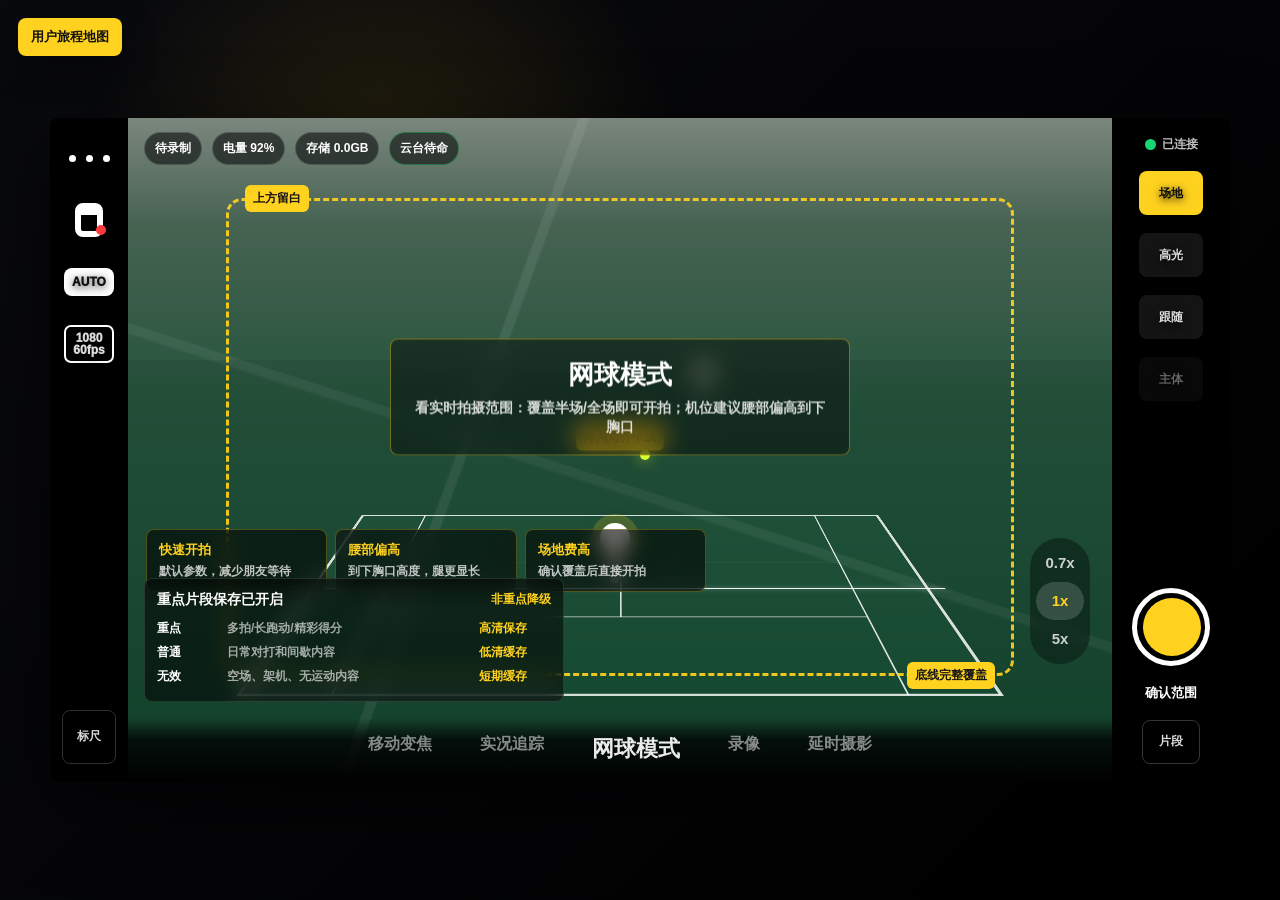
<file: h5-demo/index.html>
<!doctype html>
<html lang="zh-CN">
  <head>
    <meta charset="UTF-8" />
    <meta name="viewport" content="width=device-width, initial-scale=1.0, viewport-fit=cover" />
    <title>云台网球模式 H5 Demo</title>
    <link rel="stylesheet" href="./styles.css" />
  </head>
  <body>
    <!-- H5 只模拟新增网球模式在拍摄页中的可见状态，不接入真实相机或云台。 -->
    <main class="app-shell" aria-label="云台网球模式拍摄页模拟">
      <a class="journey-link" href="./journey.html">用户旅程地图</a>
      <section class="phone-stage">
        <aside class="left-rail" aria-label="左侧相机参数栏">
          <button class="icon-btn" type="button" aria-label="更多设置">
            <span class="dots"></span>
          </button>
          <button class="icon-btn gimbal" type="button" aria-label="云台连接状态">
            <span class="gimbal-icon"></span>
            <span class="red-dot"></span>
          </button>
          <button class="icon-btn" type="button" aria-label="自动曝光">
            <span class="badge-text">AUTO</span>
          </button>
          <button class="icon-btn" type="button" aria-label="分辨率帧率">
            <span class="resolution">1080<br />60fps</span>
          </button>
          <div class="rail-spacer"></div>
          <button class="icon-btn small" type="button" id="guideToggle">标尺</button>
        </aside>

        <section class="camera-preview" id="cameraPreview">
          <!-- 模拟球场相机画面，包含网球场地线、球网、推荐取景框和球员移动。 -->
          <div class="court-scene">
            <div class="sky-space"></div>
            <div class="court-plane">
              <div class="baseline top"></div>
              <div class="baseline bottom"></div>
              <div class="sideline left"></div>
              <div class="sideline right"></div>
              <div class="single-line left"></div>
              <div class="single-line right"></div>
              <div class="service-line top"></div>
              <div class="service-line bottom"></div>
              <div class="center-line"></div>
              <div class="net-line"></div>
            </div>
            <div class="player player-a" id="playerA"></div>
            <div class="player player-b"></div>
            <div class="tennis-ball" id="tennisBall"></div>
          </div>

          <div class="court-reference" id="courtReference">
            <span class="ref-label top">上方留白</span>
            <span class="ref-label center">球网对齐中线</span>
            <span class="ref-label bottom">底线完整覆盖</span>
          </div>

          <div class="top-status">
            <span class="status-pill record" id="recordTime">待录制</span>
            <span class="status-pill">电量 92%</span>
            <span class="status-pill" id="storageText">存储 0.0GB</span>
            <span class="status-pill green" id="followText">云台待命</span>
          </div>

          <div class="zoom-switch">
            <button type="button">0.7x</button>
            <button type="button" class="active">1x</button>
            <button type="button">5x</button>
          </div>

          <div class="instruction-card" id="instructionCard">
            <strong id="instructionTitle">网球模式</strong>
            <span id="instructionDetail">请让球网、底线和主要跑动区域落入参考框</span>
          </div>

          <div class="setup-insights" id="setupInsights" aria-label="快速架设提示">
            <div>
              <strong>快速开拍</strong>
              <span>默认参数，减少朋友等待</span>
            </div>
            <div>
              <strong>腰部偏高</strong>
              <span>到下胸口高度，腿更显长</span>
            </div>
            <div>
              <strong>场地费高</strong>
              <span>确认覆盖后直接开拍</span>
            </div>
          </div>

          <div class="save-toast" id="saveToast">
            <strong>已自动保存高清片段</strong>
            <span id="toastReason">多拍回合</span>
          </div>

          <section class="storage-panel" aria-label="素材保存策略">
            <header>
              <strong id="saveState">重点片段保存已开启</strong>
              <span>非重点降级</span>
            </header>
            <div class="storage-row">
              <b>重点</b>
              <p>多拍/长跑动/精彩得分</p>
              <em>高清保存</em>
            </div>
            <div class="storage-row">
              <b>普通</b>
              <p>日常对打和间歇内容</p>
              <em>低清缓存</em>
            </div>
            <div class="storage-row">
              <b>无效</b>
              <p>空场、架机、无运动内容</p>
              <em>短期缓存</em>
            </div>
          </section>

          <nav class="mode-strip" aria-label="相机模式切换">
            <span>移动变焦</span>
            <span>实况追踪</span>
            <span class="active">网球模式</span>
            <span>录像</span>
            <span>延时摄影</span>
          </nav>
        </section>

        <aside class="right-rail" aria-label="右侧拍摄控制栏">
          <div class="live-dot"><span></span> 已连接</div>
          <button class="tool-btn active" type="button">场地</button>
          <button class="tool-btn" type="button">高光</button>
          <button class="tool-btn" type="button">跟随</button>
          <button class="tool-btn muted" type="button">主体</button>
          <div class="rail-spacer"></div>
          <button class="shutter" type="button" id="mainAction" aria-label="主操作">
            <span></span>
          </button>
          <strong class="mode-name" id="modeName">确认范围</strong>
          <button class="album-btn" type="button" id="resultButton">片段</button>
        </aside>
      </section>

      <section class="result-drawer" id="resultDrawer" aria-label="重点片段列表">
        <div class="drawer-card">
          <header>
            <div>
              <span>本场结果</span>
              <strong>已节省约 2.6GB 存储空间</strong>
            </div>
            <button type="button" id="closeDrawer">返回拍摄</button>
          </header>
          <div class="clip-list" id="clipList"></div>
          <button type="button" class="highlight-button" id="makeMovie">生成集锦</button>
        </div>
      </section>
    </main>

    <script src="./app.js"></script>
  </body>
</html>
</file>
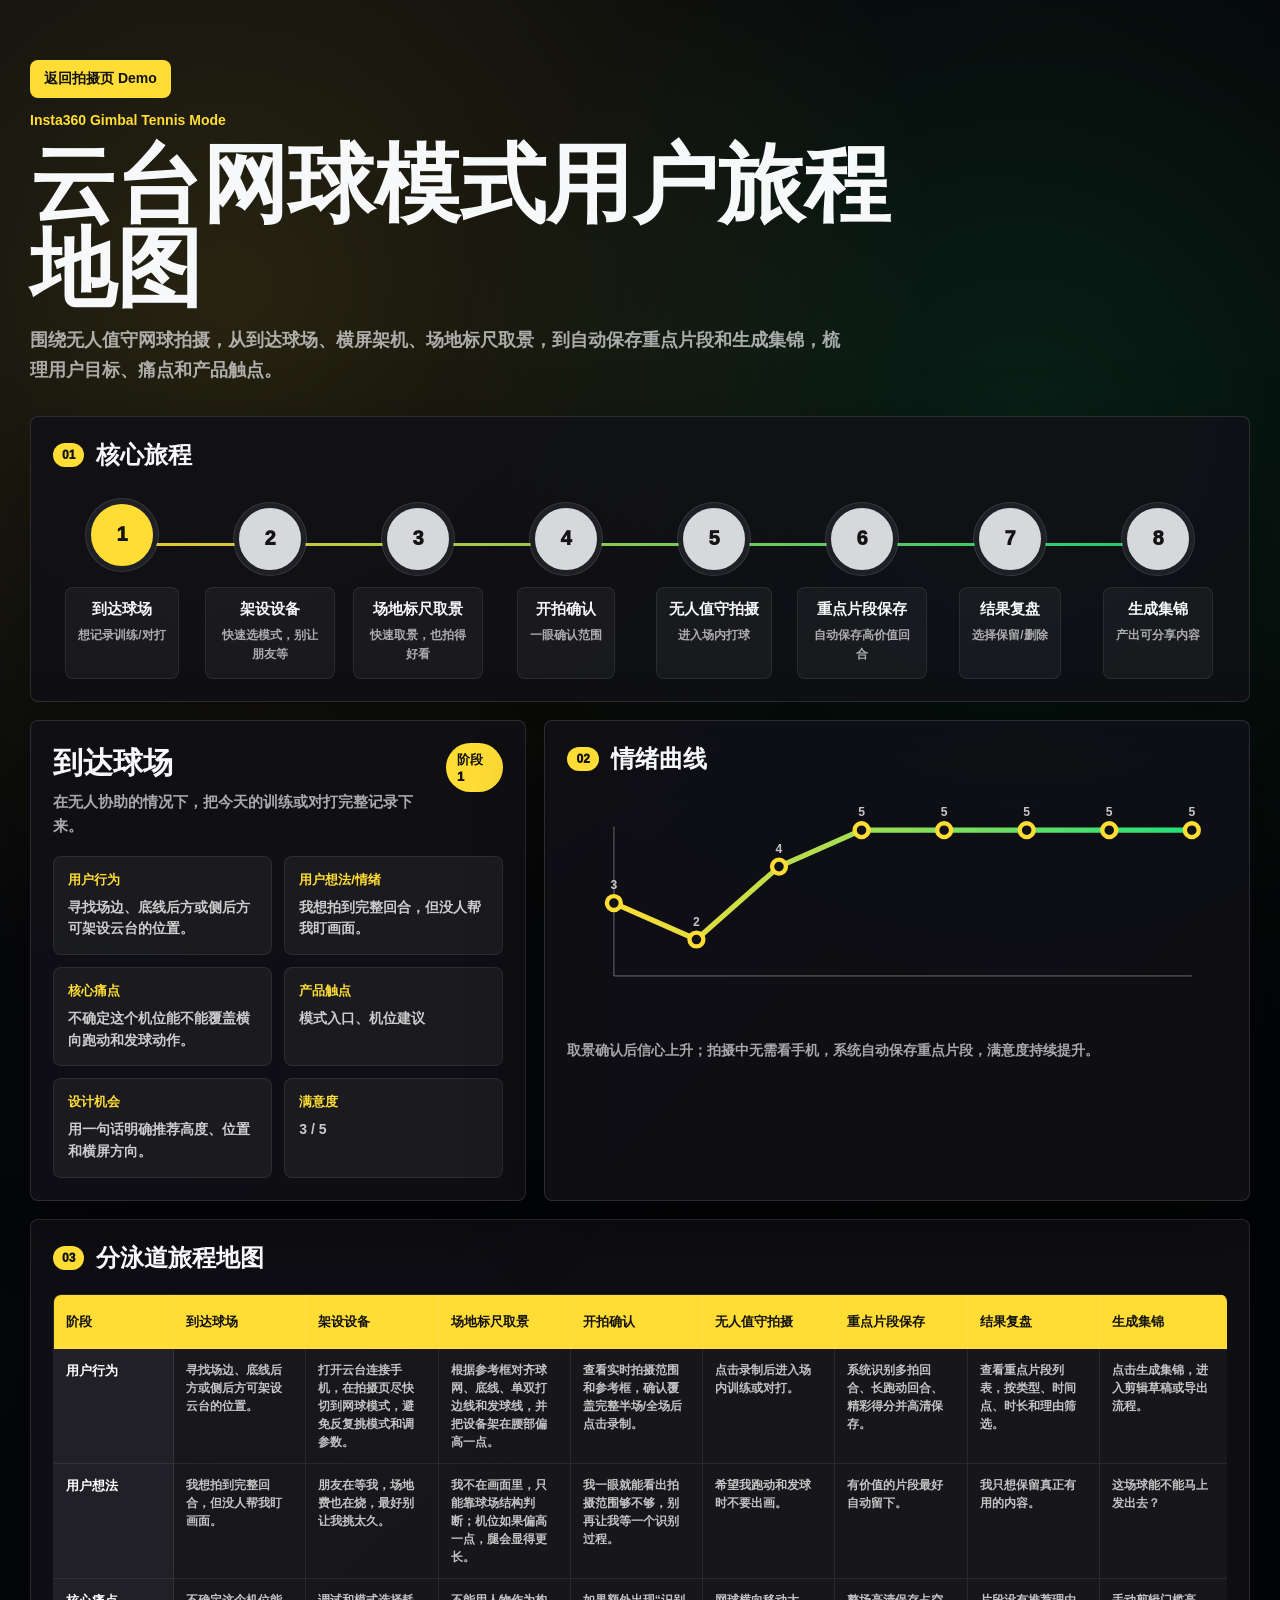
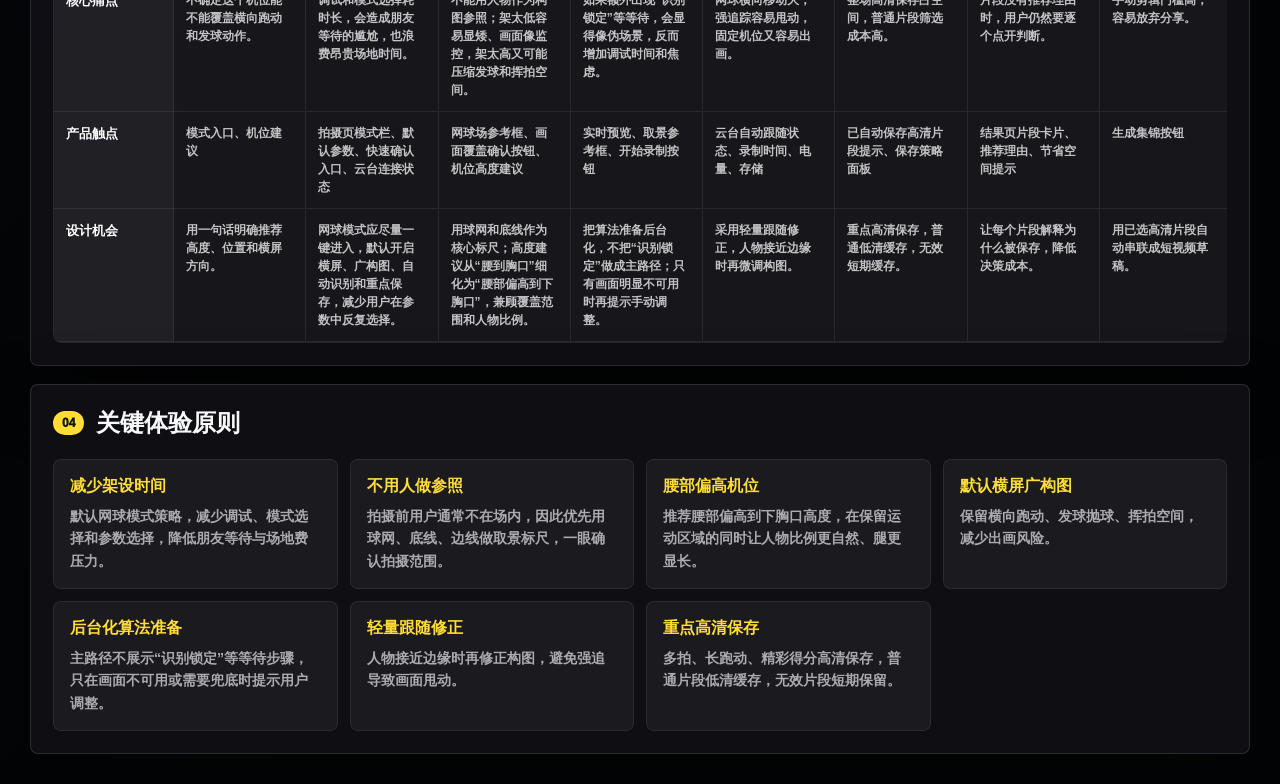
<file: h5-demo/journey.html>
<!doctype html>
<html lang="zh-CN">
  <head>
    <meta charset="UTF-8" />
    <meta name="viewport" content="width=device-width, initial-scale=1.0" />
    <title>云台网球模式用户旅程地图</title>
    <link rel="stylesheet" href="./journey.css" />
  </head>
  <body>
    <main class="journey-page">
      <header class="hero">
        <a class="back-link" href="./index.html">返回拍摄页 Demo</a>
        <p class="eyebrow">Insta360 Gimbal Tennis Mode</p>
        <h1>云台网球模式用户旅程地图</h1>
        <p class="summary">
          围绕无人值守网球拍摄，从到达球场、横屏架机、场地标尺取景，到自动保存重点片段和生成集锦，梳理用户目标、痛点和产品触点。
        </p>
      </header>

      <section class="map-card">
        <div class="section-title">
          <span>01</span>
          <h2>核心旅程</h2>
        </div>
        <div class="journey-track" id="journeyTrack" aria-label="用户旅程阶段"></div>
      </section>

      <section class="dashboard-grid">
        <article class="detail-card" id="detailCard" aria-label="阶段详情"></article>
        <article class="emotion-card">
          <div class="section-title compact">
            <span>02</span>
            <h2>情绪曲线</h2>
          </div>
          <svg class="emotion-chart" viewBox="0 0 760 260" role="img" aria-label="用户情绪曲线">
            <defs>
              <linearGradient id="lineGradient" x1="0" x2="1">
                <stop offset="0%" stop-color="#ffdd35" />
                <stop offset="100%" stop-color="#21e07b" />
              </linearGradient>
            </defs>
            <line x1="54" y1="34" x2="54" y2="206" class="axis" />
            <line x1="54" y1="206" x2="720" y2="206" class="axis" />
            <polyline id="emotionLine" class="emotion-line" points="" />
            <g id="emotionPoints"></g>
          </svg>
          <p class="chart-note">取景确认后信心上升；拍摄中无需看手机，系统自动保存重点片段，满意度持续提升。</p>
        </article>
      </section>

      <section class="map-card">
        <div class="section-title">
          <span>03</span>
          <h2>分泳道旅程地图</h2>
        </div>
        <div class="swimlane" id="swimlane"></div>
      </section>

      <section class="principles">
        <div class="section-title">
          <span>04</span>
          <h2>关键体验原则</h2>
        </div>
        <div class="principle-grid">
          <div>
            <strong>减少架设时间</strong>
            <p>默认网球模式策略，减少调试、模式选择和参数选择，降低朋友等待与场地费压力。</p>
          </div>
          <div>
            <strong>不用人做参照</strong>
            <p>拍摄前用户通常不在场内，因此优先用球网、底线、边线做取景标尺，一眼确认拍摄范围。</p>
          </div>
          <div>
            <strong>腰部偏高机位</strong>
            <p>推荐腰部偏高到下胸口高度，在保留运动区域的同时让人物比例更自然、腿更显长。</p>
          </div>
          <div>
            <strong>默认横屏广构图</strong>
            <p>保留横向跑动、发球抛球、挥拍空间，减少出画风险。</p>
          </div>
          <div>
            <strong>后台化算法准备</strong>
            <p>主路径不展示“识别锁定”等等待步骤，只在画面不可用或需要兜底时提示用户调整。</p>
          </div>
          <div>
            <strong>轻量跟随修正</strong>
            <p>人物接近边缘时再修正构图，避免强追导致画面甩动。</p>
          </div>
          <div>
            <strong>重点高清保存</strong>
            <p>多拍、长跑动、精彩得分高清保存，普通片段低清缓存，无效片段短期保留。</p>
          </div>
        </div>
      </section>
    </main>

    <script src="./journey.js"></script>
  </body>
</html>
</file>
<file: h5-demo/styles.css>
/* 基础视觉：黑色相机壳 + 横屏手机比例，贴近参考图里的云台相机拍摄页。 */
:root {
  --bg: #050608;
  --panel: rgba(0, 0, 0, 0.62);
  --panel-strong: rgba(0, 0, 0, 0.82);
  --text: #ffffff;
  --muted: rgba(255, 255, 255, 0.64);
  --line: rgba(255, 255, 255, 0.62);
  --accent: #ffd21f;
  --green: #18d772;
  --red: #ff3b3f;
  font-family: -apple-system, BlinkMacSystemFont, "SF Pro Display", "PingFang SC", "Helvetica Neue", Arial, sans-serif;
}

* {
  box-sizing: border-box;
}

body {
  margin: 0;
  min-height: 100vh;
  color: var(--text);
  background:
    radial-gradient(circle at 30% 20%, rgba(255, 210, 31, 0.12), transparent 26%),
    linear-gradient(135deg, #090a0e, #000);
  overflow: hidden;
}

button {
  font: inherit;
  color: inherit;
  border: 0;
  background: transparent;
  cursor: pointer;
}

.app-shell {
  min-height: 100vh;
  display: grid;
  place-items: center;
  padding: 18px;
}

.journey-link {
  position: fixed;
  left: 18px;
  top: 18px;
  z-index: 20;
  padding: 10px 13px;
  color: #111;
  background: var(--accent);
  border-radius: 8px;
  text-decoration: none;
  font-size: 13px;
  font-weight: 1000;
  box-shadow: 0 12px 34px rgba(0, 0, 0, 0.36);
}

.phone-stage {
  position: relative;
  display: grid;
  grid-template-columns: 78px minmax(680px, 1fr) 118px;
  width: min(1180px, 98vw);
  aspect-ratio: 16 / 9;
  max-height: 94vh;
  overflow: hidden;
  background: #000;
  border-radius: 8px;
  box-shadow: 0 24px 80px rgba(0, 0, 0, 0.64);
}

.left-rail,
.right-rail {
  z-index: 5;
  display: flex;
  flex-direction: column;
  align-items: center;
  gap: 18px;
  padding: 18px 10px;
  background: #000;
}

.rail-spacer {
  flex: 1;
}

.icon-btn,
.tool-btn,
.album-btn {
  min-width: 52px;
  min-height: 44px;
  display: grid;
  place-items: center;
  color: rgba(255, 255, 255, 0.86);
  font-size: 12px;
  font-weight: 800;
  text-shadow: 0 2px 8px rgba(0, 0, 0, 0.8);
}

.icon-btn.small {
  width: 54px;
  height: 54px;
  border: 1px solid rgba(255, 255, 255, 0.18);
  border-radius: 8px;
}

.dots,
.dots::before,
.dots::after {
  width: 7px;
  height: 7px;
  display: block;
  background: #fff;
  border-radius: 999px;
}

.dots {
  position: relative;
}

.dots::before,
.dots::after {
  content: "";
  position: absolute;
  top: 0;
}

.dots::before {
  left: -17px;
}

.dots::after {
  right: -17px;
}

.gimbal {
  position: relative;
}

.gimbal-icon {
  width: 34px;
  height: 28px;
  display: block;
  border: 6px solid #fff;
  border-left-width: 12px;
  border-radius: 8px;
  transform: rotate(90deg);
}

.red-dot {
  position: absolute;
  right: 9px;
  bottom: 7px;
  width: 10px;
  height: 10px;
  background: var(--red);
  border-radius: 999px;
}

.badge-text {
  padding: 7px 8px;
  color: #111;
  background: #fff;
  border-radius: 8px;
  font-weight: 1000;
}

.resolution {
  padding: 5px 7px;
  border: 2px solid #fff;
  border-radius: 7px;
  font-size: 12px;
  font-weight: 1000;
  line-height: 1;
}

.live-dot {
  display: flex;
  gap: 6px;
  align-items: center;
  font-size: 12px;
  font-weight: 900;
  color: rgba(255, 255, 255, 0.75);
}

.live-dot span {
  width: 11px;
  height: 11px;
  background: var(--green);
  border-radius: 999px;
}

.tool-btn {
  width: 64px;
  height: 44px;
  border-radius: 8px;
  background: rgba(255, 255, 255, 0.08);
}

.tool-btn.active {
  color: #111;
  background: var(--accent);
}

.tool-btn.muted {
  opacity: 0.45;
}

.shutter {
  width: 78px;
  height: 78px;
  display: grid;
  place-items: center;
  border: 5px solid #fff;
  border-radius: 999px;
  box-shadow: 0 4px 18px rgba(0, 0, 0, 0.65);
}

.shutter span {
  width: 58px;
  height: 58px;
  display: block;
  background: var(--red);
  border-radius: 999px;
  transition: 0.22s ease;
}

.shutter.recording span {
  width: 36px;
  height: 36px;
  border-radius: 8px;
}

.shutter.confirm span {
  background: var(--accent);
}

.mode-name {
  min-height: 18px;
  font-size: 13px;
}

.album-btn {
  width: 58px;
  height: 42px;
  border-radius: 8px;
  border: 1px solid rgba(255, 255, 255, 0.2);
}

.camera-preview {
  position: relative;
  overflow: hidden;
  background: #183222;
}

/* 模拟真实相机预览：使用 CSS 绘制俯视网球场，而不是静态 PPT 图。 */
.court-scene {
  position: absolute;
  inset: 0;
  overflow: hidden;
  background:
    linear-gradient(rgba(0, 0, 0, 0.08), rgba(0, 0, 0, 0.36)),
    linear-gradient(180deg, #657568 0%, #2d694b 44%, #1d6d48 100%);
}

.court-scene::before {
  content: "";
  position: absolute;
  inset: -8% -5%;
  background:
    linear-gradient(110deg, transparent 0 38%, rgba(255, 255, 255, 0.1) 38.2% 38.8%, transparent 39%),
    linear-gradient(18deg, transparent 0 46%, rgba(255, 255, 255, 0.08) 46.3% 47%, transparent 47.2%);
  opacity: 0.8;
}

.sky-space {
  position: absolute;
  inset: 0 0 auto 0;
  height: 16%;
  background: linear-gradient(180deg, rgba(255, 255, 255, 0.18), transparent);
}

.court-plane {
  position: absolute;
  left: 11%;
  right: 11%;
  top: 18%;
  bottom: 13%;
  transform: perspective(760px) rotateX(54deg);
  transform-origin: center bottom;
  border: 2px solid rgba(255, 255, 255, 0.82);
  box-shadow: 0 0 0 999px rgba(0, 0, 0, 0.08);
}

.court-plane div {
  position: absolute;
  background: rgba(255, 255, 255, 0.82);
}

.baseline {
  left: 0;
  width: 100%;
  height: 2px;
}

.baseline.top {
  top: 0;
}

.baseline.bottom {
  bottom: 0;
}

.sideline {
  top: 0;
  width: 2px;
  height: 100%;
}

.sideline.left {
  left: 0;
}

.sideline.right {
  right: 0;
}

.single-line {
  top: 0;
  width: 2px;
  height: 100%;
}

.single-line.left {
  left: 12%;
}

.single-line.right {
  right: 12%;
}

.service-line {
  left: 12%;
  right: 12%;
  height: 2px;
}

.service-line.top {
  top: 34%;
}

.service-line.bottom {
  bottom: 34%;
}

.center-line {
  left: 50%;
  top: 34%;
  width: 2px;
  height: 32%;
}

.net-line {
  left: -3%;
  right: -3%;
  top: 50%;
  height: 3px;
  background: rgba(255, 255, 255, 0.94) !important;
  box-shadow: 0 0 12px rgba(255, 255, 255, 0.45);
}

.player,
.tennis-ball {
  position: absolute;
  z-index: 2;
  border-radius: 999px;
}

.player {
  width: 30px;
  height: 30px;
  background: #fff;
  box-shadow:
    0 0 0 9px rgba(255, 210, 31, 0.2),
    0 8px 20px rgba(0, 0, 0, 0.55);
}

.player::after {
  content: "";
  position: absolute;
  left: 11px;
  top: 26px;
  width: 8px;
  height: 34px;
  background: rgba(255, 255, 255, 0.86);
  border-radius: 999px;
}

.player-a {
  left: 48%;
  top: 61%;
  animation: playerMove 4.2s ease-in-out infinite;
}

.player-b {
  left: 57%;
  top: 36%;
  opacity: 0.48;
  transform: scale(0.72);
}

.tennis-ball {
  left: 52%;
  top: 50%;
  width: 10px;
  height: 10px;
  background: #d7ff2f;
  box-shadow: 0 0 14px rgba(215, 255, 47, 0.7);
  animation: ballMove 2.1s linear infinite;
}

@keyframes playerMove {
  0%, 100% { transform: translateX(-120px); }
  50% { transform: translateX(135px); }
}

@keyframes ballMove {
  0% { transform: translate(-180px, 80px); }
  50% { transform: translate(140px, -56px); }
  100% { transform: translate(-180px, 80px); }
}

.court-reference {
  position: absolute;
  inset: 12% 10% 16% 10%;
  border: 3px dashed rgba(255, 210, 31, 0.92);
  border-radius: 16px;
  pointer-events: none;
  transition: opacity 0.25s ease, transform 0.25s ease;
}

.court-reference.hidden {
  opacity: 0;
  transform: scale(0.98);
}

.ref-label {
  position: absolute;
  padding: 5px 8px;
  color: #151515;
  background: var(--accent);
  border-radius: 6px;
  font-size: 12px;
  font-weight: 1000;
}

.ref-label.top {
  top: -16px;
  left: 16px;
}

.ref-label.center {
  left: 50%;
  top: 50%;
  transform: translate(-50%, -50%);
}

.ref-label.bottom {
  right: 16px;
  bottom: -16px;
}

.top-status {
  position: absolute;
  top: 14px;
  left: 16px;
  right: 16px;
  display: flex;
  gap: 10px;
  align-items: center;
  z-index: 3;
}

.status-pill {
  padding: 7px 10px;
  color: #fff;
  background: rgba(0, 0, 0, 0.54);
  border: 1px solid rgba(255, 255, 255, 0.16);
  border-radius: 999px;
  font-size: 12px;
  font-weight: 900;
  backdrop-filter: blur(10px);
}

.status-pill.record.recording {
  background: rgba(255, 59, 63, 0.88);
}

.status-pill.green {
  border-color: rgba(24, 215, 114, 0.38);
}

.zoom-switch {
  position: absolute;
  right: 22px;
  bottom: 118px;
  z-index: 4;
  display: flex;
  flex-direction: column;
  padding: 6px;
  background: rgba(0, 0, 0, 0.35);
  border-radius: 999px;
  backdrop-filter: blur(10px);
}

.zoom-switch button {
  width: 48px;
  height: 38px;
  color: rgba(255, 255, 255, 0.78);
  font-size: 15px;
  font-weight: 900;
}

.zoom-switch .active {
  color: var(--accent);
  background: rgba(255, 255, 255, 0.16);
  border-radius: 999px;
}

.instruction-card {
  position: absolute;
  left: 50%;
  top: 42%;
  z-index: 4;
  min-width: 310px;
  max-width: 460px;
  padding: 18px 20px;
  text-align: center;
  background: rgba(0, 0, 0, 0.44);
  border: 1px solid rgba(255, 210, 31, 0.42);
  border-radius: 8px;
  transform: translate(-50%, -50%);
  backdrop-filter: blur(12px);
}

.instruction-card strong {
  display: block;
  margin-bottom: 6px;
  font-size: 26px;
  font-weight: 1000;
}

.instruction-card span {
  color: rgba(255, 255, 255, 0.82);
  font-size: 14px;
  font-weight: 800;
}

.instruction-card.compact {
  left: 18px;
  top: 76px;
  min-width: 0;
  max-width: 260px;
  padding: 12px 14px;
  text-align: left;
  transform: none;
}

.instruction-card.compact strong {
  font-size: 16px;
}

.setup-insights {
  position: absolute;
  left: 18px;
  bottom: 190px;
  z-index: 4;
  display: grid;
  grid-template-columns: repeat(3, minmax(0, 1fr));
  gap: 8px;
  width: min(560px, 68%);
  transition: 0.22s ease;
}

.setup-insights.hidden {
  opacity: 0;
  transform: translateY(12px);
  pointer-events: none;
}

.setup-insights div {
  padding: 11px 12px;
  background: rgba(0, 0, 0, 0.58);
  border: 1px solid rgba(255, 210, 31, 0.28);
  border-radius: 8px;
  backdrop-filter: blur(10px);
}

.setup-insights strong,
.setup-insights span {
  display: block;
}

.setup-insights strong {
  color: var(--accent);
  font-size: 13px;
  font-weight: 1000;
}

.setup-insights span {
  margin-top: 4px;
  color: rgba(255, 255, 255, 0.74);
  font-size: 12px;
  font-weight: 800;
}

.save-toast {
  position: absolute;
  right: 22px;
  bottom: 188px;
  z-index: 6;
  width: 270px;
  padding: 14px 16px;
  background: rgba(0, 0, 0, 0.74);
  border: 1px solid rgba(255, 210, 31, 0.48);
  border-radius: 8px;
  opacity: 0;
  transform: translateY(18px);
  transition: 0.28s ease;
}

.save-toast.visible {
  opacity: 1;
  transform: translateY(0);
}

.save-toast strong,
.save-toast span {
  display: block;
}

.save-toast strong {
  color: var(--accent);
  font-size: 16px;
  font-weight: 1000;
}

.save-toast span {
  margin-top: 4px;
  color: rgba(255, 255, 255, 0.78);
  font-size: 13px;
  font-weight: 800;
}

.storage-panel {
  position: absolute;
  left: 16px;
  bottom: 80px;
  z-index: 4;
  width: min(420px, 54%);
  padding: 12px;
  background: rgba(0, 0, 0, 0.54);
  border: 1px solid rgba(255, 255, 255, 0.12);
  border-radius: 8px;
  backdrop-filter: blur(10px);
}

.storage-panel header,
.storage-row {
  display: grid;
  grid-template-columns: 62px 1fr 72px;
  gap: 8px;
  align-items: center;
}

.storage-panel header {
  grid-template-columns: 1fr auto;
  margin-bottom: 8px;
}

.storage-panel header strong {
  font-size: 14px;
  font-weight: 1000;
}

.storage-panel header span,
.storage-row em {
  color: var(--accent);
  font-style: normal;
  font-size: 12px;
  font-weight: 1000;
}

.storage-row {
  min-height: 24px;
}

.storage-row b {
  font-size: 12px;
}

.storage-row p {
  margin: 0;
  color: rgba(255, 255, 255, 0.62);
  overflow: hidden;
  white-space: nowrap;
  text-overflow: ellipsis;
  font-size: 12px;
  font-weight: 750;
}

.mode-strip {
  position: absolute;
  left: 0;
  right: 0;
  bottom: 0;
  z-index: 5;
  display: flex;
  justify-content: center;
  gap: clamp(22px, 4.5vw, 48px);
  padding: 16px 18px 18px;
  background: linear-gradient(0deg, #000 0%, rgba(0, 0, 0, 0.78) 66%, transparent 100%);
}

.mode-strip span {
  color: rgba(255, 255, 255, 0.56);
  white-space: nowrap;
  font-size: 16px;
  font-weight: 900;
}

.mode-strip .active {
  color: #fff;
  font-size: 22px;
  font-weight: 1000;
}

.result-drawer {
  position: fixed;
  inset: 0;
  z-index: 10;
  display: none;
  place-items: center;
  padding: 24px;
  background: rgba(0, 0, 0, 0.66);
}

.result-drawer.visible {
  display: grid;
}

.drawer-card {
  width: min(880px, 92vw);
  max-height: min(620px, 88vh);
  overflow: auto;
  padding: 18px;
  background: #101114;
  border: 1px solid rgba(255, 255, 255, 0.12);
  border-radius: 8px;
  box-shadow: 0 24px 80px rgba(0, 0, 0, 0.62);
}

.drawer-card header {
  display: flex;
  justify-content: space-between;
  gap: 16px;
  align-items: center;
  margin-bottom: 14px;
}

.drawer-card header span,
.drawer-card header strong {
  display: block;
}

.drawer-card header span {
  color: var(--muted);
  font-size: 13px;
  font-weight: 900;
}

.drawer-card header strong {
  margin-top: 4px;
  color: var(--accent);
  font-size: 24px;
  font-weight: 1000;
}

.drawer-card header button,
.highlight-button {
  padding: 11px 14px;
  color: #111;
  background: var(--accent);
  border-radius: 8px;
  font-weight: 1000;
}

.clip-list {
  display: grid;
  gap: 10px;
}

.clip-item {
  display: grid;
  grid-template-columns: 108px 1fr auto;
  gap: 14px;
  align-items: center;
  padding: 13px;
  background: rgba(255, 255, 255, 0.06);
  border: 1px solid rgba(255, 255, 255, 0.1);
  border-radius: 8px;
}

.clip-type {
  color: var(--accent);
  font-size: 15px;
  font-weight: 1000;
}

.clip-item strong {
  display: block;
  margin-bottom: 4px;
  font-size: 15px;
}

.clip-item p {
  margin: 0;
  color: rgba(255, 255, 255, 0.66);
  font-size: 13px;
  font-weight: 750;
}

.clip-item label {
  display: flex;
  gap: 8px;
  align-items: center;
  color: rgba(255, 255, 255, 0.82);
  font-size: 13px;
  font-weight: 900;
}

.highlight-button {
  margin-top: 14px;
  width: 160px;
}

@media (max-aspect-ratio: 4 / 3) {
  body {
    overflow: auto;
  }

  .app-shell {
    min-width: 980px;
    min-height: 620px;
  }
}
</file>
<file: h5-demo/journey.css>
:root {
  --bg: #050608;
  --panel: #101116;
  --panel-2: #171920;
  --text: #f7f8fa;
  --muted: rgba(247, 248, 250, 0.66);
  --line: rgba(255, 255, 255, 0.12);
  --accent: #ffdd35;
  --green: #21e07b;
  --red: #ff4b4b;
  --blue: #4db7ff;
  font-family: -apple-system, BlinkMacSystemFont, "SF Pro Display", "PingFang SC", "Helvetica Neue", Arial, sans-serif;
}

* {
  box-sizing: border-box;
}

body {
  margin: 0;
  color: var(--text);
  background:
    radial-gradient(circle at 18% 12%, rgba(255, 221, 53, 0.13), transparent 30%),
    radial-gradient(circle at 80% 18%, rgba(33, 224, 123, 0.12), transparent 26%),
    linear-gradient(135deg, #08090d, #030405 72%);
}

button,
a {
  font: inherit;
}

.journey-page {
  width: min(1440px, 100%);
  margin: 0 auto;
  padding: 30px;
}

.hero {
  min-height: 300px;
  display: flex;
  flex-direction: column;
  justify-content: center;
  gap: 14px;
  padding: 30px 0;
}

.back-link {
  width: fit-content;
  color: #101114;
  text-decoration: none;
  background: var(--accent);
  padding: 10px 14px;
  border-radius: 8px;
  font-size: 14px;
  font-weight: 900;
}

.eyebrow {
  margin: 0;
  color: var(--accent);
  letter-spacing: 0;
  font-size: 14px;
  font-weight: 900;
}

h1,
h2,
p {
  margin: 0;
}

h1 {
  max-width: 860px;
  font-size: clamp(42px, 7vw, 86px);
  line-height: 0.98;
  letter-spacing: 0;
}

.summary {
  max-width: 820px;
  color: var(--muted);
  font-size: 18px;
  line-height: 1.7;
  font-weight: 700;
}

.map-card,
.detail-card,
.emotion-card,
.principles {
  background: rgba(16, 17, 22, 0.88);
  border: 1px solid var(--line);
  border-radius: 8px;
  box-shadow: 0 24px 70px rgba(0, 0, 0, 0.34);
}

.map-card {
  padding: 22px;
  overflow: hidden;
}

.section-title {
  display: flex;
  gap: 12px;
  align-items: center;
  margin-bottom: 20px;
}

.section-title.compact {
  margin-bottom: 10px;
}

.section-title span {
  color: #121318;
  background: var(--accent);
  border-radius: 999px;
  padding: 5px 9px;
  font-size: 12px;
  font-weight: 1000;
}

.section-title h2 {
  font-size: 24px;
  font-weight: 1000;
}

.journey-track {
  position: relative;
  display: grid;
  grid-template-columns: repeat(8, minmax(128px, 1fr));
  gap: 10px;
  padding-top: 12px;
}

.journey-track::before {
  content: "";
  position: absolute;
  left: 7%;
  right: 7%;
  top: 52px;
  height: 3px;
  background: linear-gradient(90deg, var(--accent), var(--green));
  opacity: 0.9;
}

.stage-node {
  position: relative;
  z-index: 1;
  display: grid;
  gap: 12px;
  justify-items: center;
  padding: 0 4px;
  border: 0;
  color: inherit;
  background: transparent;
  cursor: pointer;
}

.stage-dot {
  width: 72px;
  height: 72px;
  display: grid;
  place-items: center;
  color: #141414;
  background: #d7d8dc;
  border: 5px solid #1f2026;
  border-radius: 999px;
  box-shadow: 0 0 0 1px rgba(255, 255, 255, 0.16);
  font-size: 20px;
  font-weight: 1000;
  transition: 0.22s ease;
}

.stage-node.active .stage-dot,
.stage-node:hover .stage-dot {
  background: var(--accent);
  transform: translateY(-4px);
}

.stage-copy {
  min-height: 92px;
  padding: 12px;
  text-align: center;
  background: rgba(255, 255, 255, 0.045);
  border: 1px solid rgba(255, 255, 255, 0.08);
  border-radius: 8px;
}

.stage-copy strong {
  display: block;
  margin-bottom: 6px;
  font-size: 15px;
  font-weight: 1000;
}

.stage-copy span {
  color: var(--muted);
  font-size: 12px;
  line-height: 1.45;
  font-weight: 750;
}

.dashboard-grid {
  display: grid;
  grid-template-columns: 0.95fr 1.35fr;
  gap: 18px;
  margin: 18px 0;
}

.detail-card,
.emotion-card {
  min-height: 340px;
  padding: 22px;
}

.detail-header {
  display: flex;
  align-items: flex-start;
  justify-content: space-between;
  gap: 18px;
  margin-bottom: 18px;
}

.detail-index {
  color: #111;
  background: var(--accent);
  border-radius: 999px;
  padding: 8px 11px;
  font-size: 13px;
  font-weight: 1000;
}

.detail-card h3 {
  margin: 0 0 6px;
  font-size: 30px;
}

.detail-card .goal {
  color: var(--muted);
  font-size: 15px;
  line-height: 1.6;
  font-weight: 750;
}

.detail-grid {
  display: grid;
  grid-template-columns: repeat(2, minmax(0, 1fr));
  gap: 12px;
}

.detail-item {
  padding: 14px;
  background: rgba(255, 255, 255, 0.05);
  border: 1px solid rgba(255, 255, 255, 0.08);
  border-radius: 8px;
}

.detail-item b {
  display: block;
  margin-bottom: 8px;
  color: var(--accent);
  font-size: 13px;
}

.detail-item p {
  color: rgba(255, 255, 255, 0.78);
  font-size: 14px;
  line-height: 1.55;
  font-weight: 750;
}

.emotion-chart {
  width: 100%;
  height: 250px;
}

.axis {
  stroke: rgba(255, 255, 255, 0.22);
  stroke-width: 2;
}

.emotion-line {
  fill: none;
  stroke: url(#lineGradient);
  stroke-width: 6;
  stroke-linecap: round;
  stroke-linejoin: round;
}

.point {
  fill: var(--panel);
  stroke: var(--accent);
  stroke-width: 5;
}

.point-label {
  fill: rgba(255, 255, 255, 0.76);
  font-size: 14px;
  font-weight: 800;
}

.chart-note {
  color: var(--muted);
  font-size: 14px;
  line-height: 1.6;
  font-weight: 750;
}

.swimlane {
  overflow-x: auto;
  border-radius: 8px;
}

.swimlane-grid {
  min-width: 1180px;
  display: grid;
  grid-template-columns: 120px repeat(8, 1fr);
  border: 1px solid rgba(255, 255, 255, 0.1);
  border-radius: 8px;
  overflow: hidden;
}

.lane-cell {
  min-height: 82px;
  padding: 12px;
  border-right: 1px solid rgba(255, 255, 255, 0.08);
  border-bottom: 1px solid rgba(255, 255, 255, 0.08);
  background: rgba(255, 255, 255, 0.035);
  color: rgba(255, 255, 255, 0.74);
  font-size: 12px;
  line-height: 1.5;
  font-weight: 750;
}

.lane-cell.header {
  min-height: 54px;
  display: flex;
  align-items: center;
  color: #111;
  background: var(--accent);
  font-size: 13px;
  font-weight: 1000;
}

.lane-cell.label {
  color: #fff;
  background: rgba(255, 255, 255, 0.075);
  font-size: 13px;
  font-weight: 1000;
}

.principles {
  margin-top: 18px;
  padding: 22px;
}

.principle-grid {
  display: grid;
  grid-template-columns: repeat(4, 1fr);
  gap: 12px;
}

.principle-grid div {
  padding: 16px;
  background: rgba(255, 255, 255, 0.05);
  border: 1px solid rgba(255, 255, 255, 0.08);
  border-radius: 8px;
}

.principle-grid strong {
  display: block;
  margin-bottom: 8px;
  color: var(--accent);
  font-size: 16px;
}

.principle-grid p {
  color: var(--muted);
  font-size: 14px;
  line-height: 1.6;
  font-weight: 750;
}

@media (max-width: 1100px) {
  .journey-page {
    padding: 18px;
  }

  .journey-track {
    grid-template-columns: repeat(4, 1fr);
  }

  .journey-track::before {
    display: none;
  }

  .dashboard-grid,
  .principle-grid {
    grid-template-columns: 1fr;
  }
}
</file>
